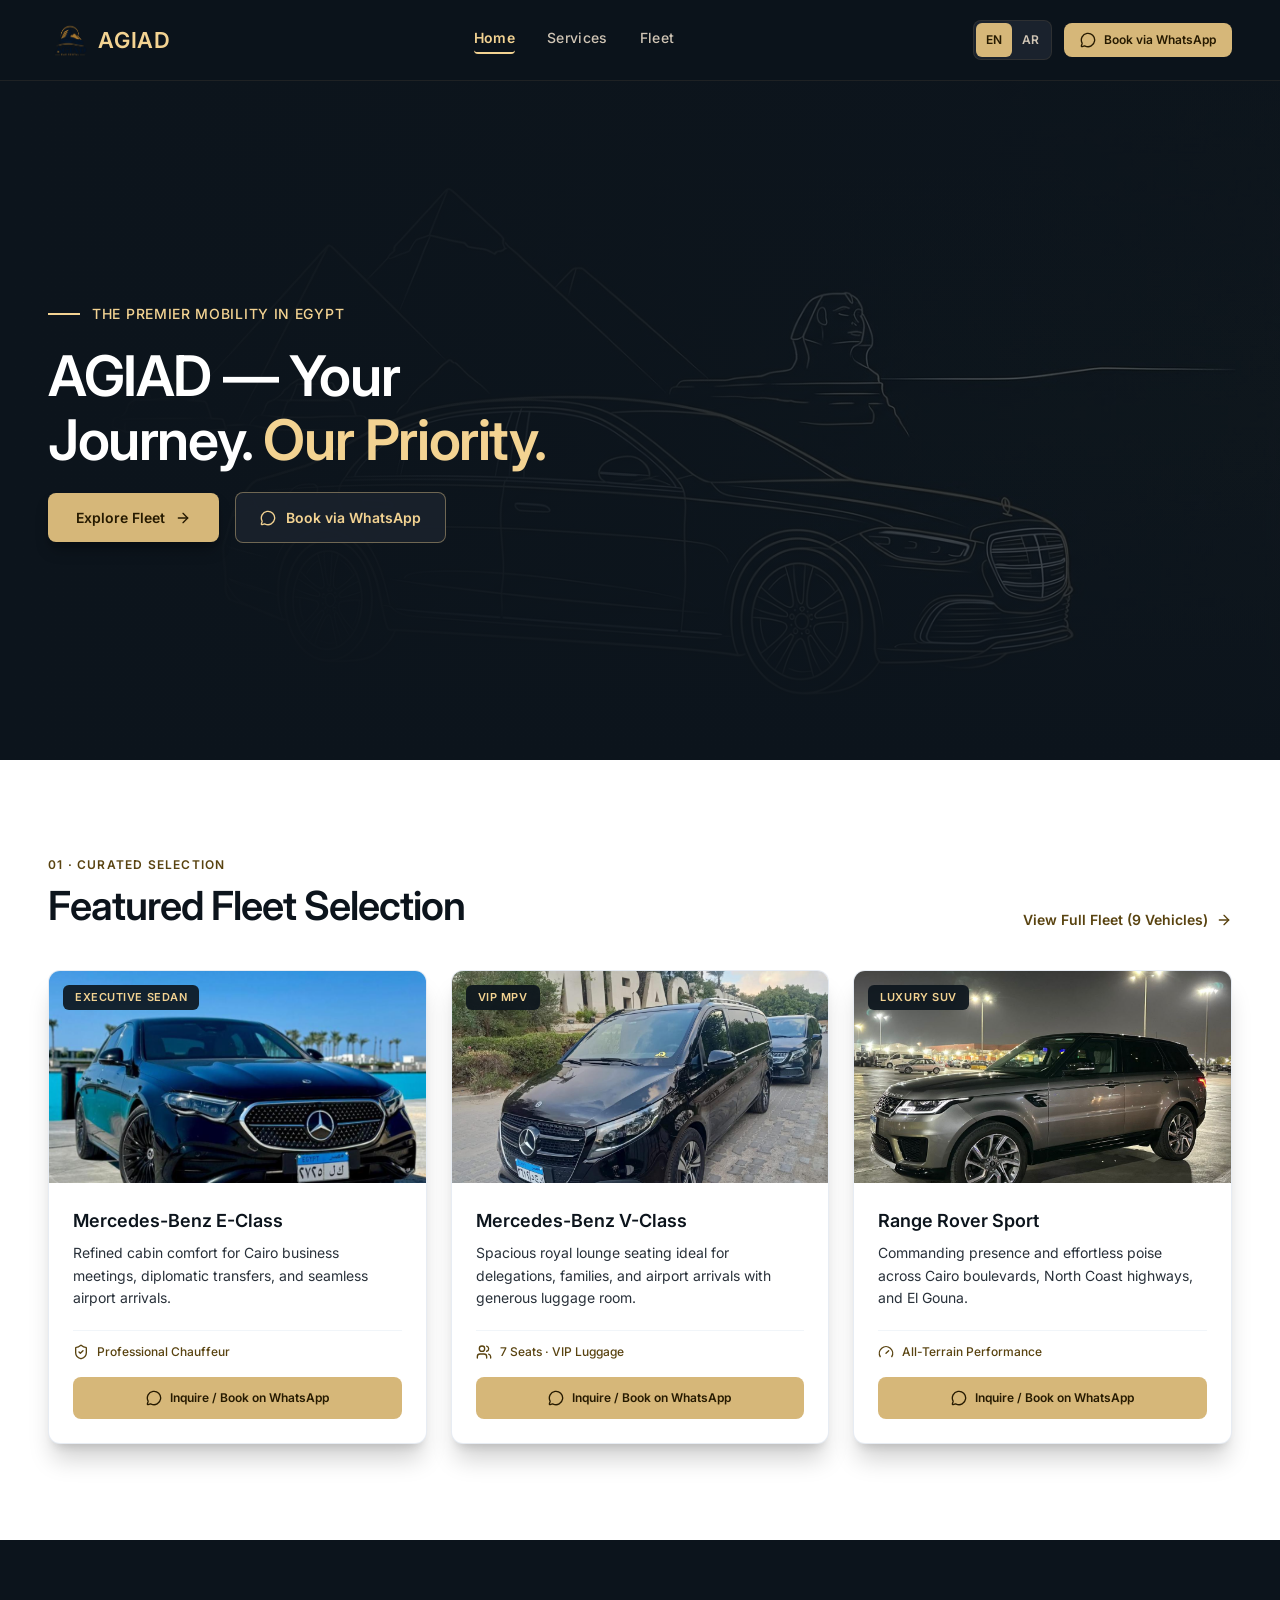
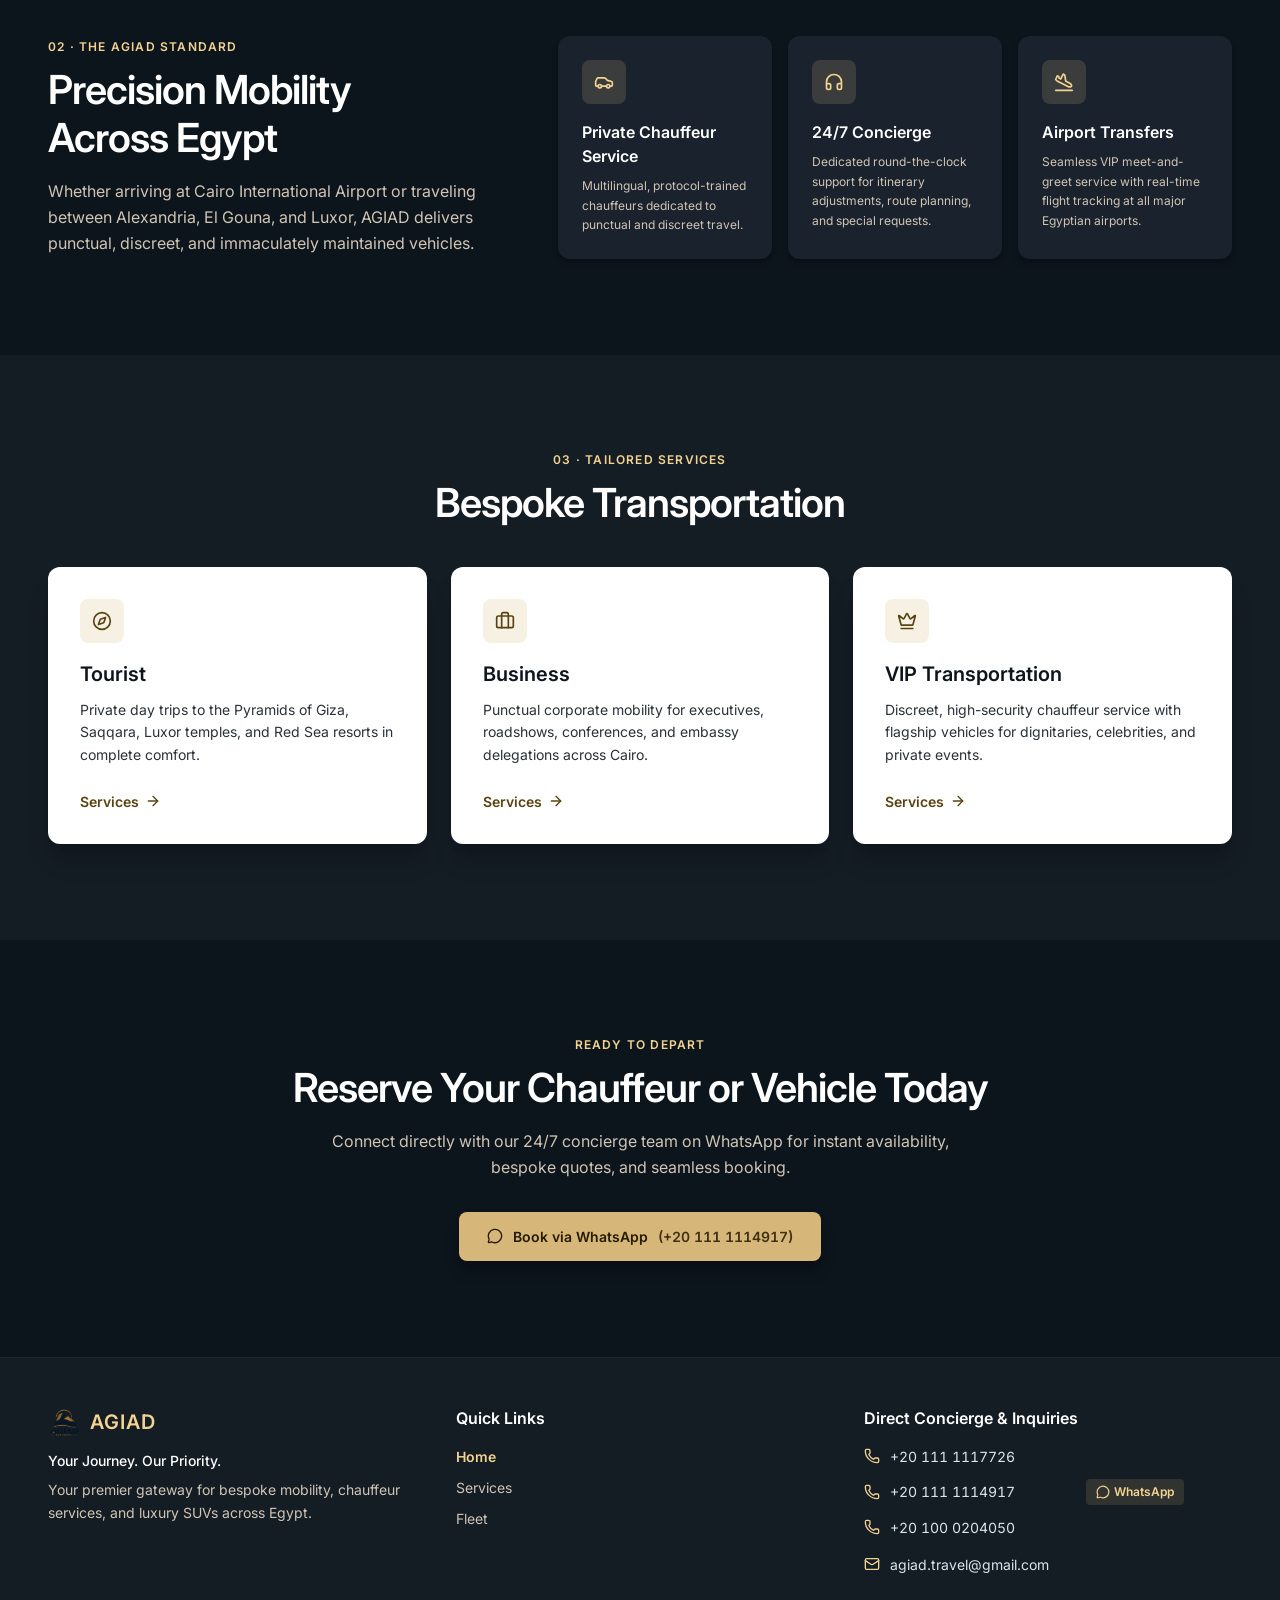
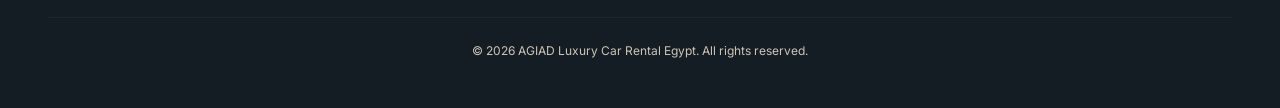
<file: index.html>
<!doctype html>
<html class="dark" lang="ar" dir="rtl" data-base-path="." data-page-lang="auto">
  <head>
    <script async src="https://www.googletagmanager.com/gtm.js?id=GTM-WKQLFVX2"></script>
<script>
  window.dataLayer = window.dataLayer || [];
  function gtag(){dataLayer.push(arguments);}
  gtag('js', new Date());
</script>
<meta name="google-site-verification" content="6ZJHGwRGX3tgkctThu-w63CoNY9950oQELQC1jk3Tug" />
    <meta charset="UTF-8" />
    <meta name="viewport" content="width=device-width, initial-scale=1.0, viewport-fit=cover" />
    <title>AGIAD Luxury Car Rental | Your Journey. Our Priority.</title>
    <meta
      name="description"
      content="AGIAD Luxury Car Rental in Egypt — Chauffeur-driven luxury sedans, VIP vans, and SUVs across Cairo, Giza, Alexandria, and Red Sea resorts."
    />
    <meta property="og:title" content="AGIAD Luxury Car Rental | Your Journey. Our Priority." />
    <meta
      property="og:description"
      content="AGIAD Luxury Car Rental in Egypt — Chauffeur-driven luxury sedans, VIP vans, and SUVs across Cairo, Giza, Alexandria, and Red Sea resorts."
    />
    <meta property="og:site_name" content="AGIAD Luxury Car Rental" />
    <meta property="og:type" content="website" />
    <meta name="twitter:card" content="summary_large_image" />
    <meta name="theme-color" content="#0c141c" />
    <link rel="icon" href="favicon.ico" />
    <link rel="alternate" hreflang="ar" href="ar/index.html" />
    <link rel="alternate" hreflang="en" href="en/index.html" />
    <link rel="alternate" hreflang="x-default" href="index.html" />
    <link rel="preconnect" href="https://fonts.googleapis.com" />
    <link rel="preconnect" href="https://fonts.gstatic.com" crossorigin />
    <link
      href="https://fonts.googleapis.com/css2?family=Alexandria:wght@300;400;500;600;700&family=Inter:wght@400;500;600;700&display=swap"
      rel="stylesheet"
    />
    <link rel="stylesheet" href="css/style.css" />
    <link rel="stylesheet" href="css/responsive.css" />
    <script src="js/language.js"></script>
    <script defer src="js/data.js"></script>
    <script defer src="js/main.js"></script>
  </head>
  <body>
    <div id="app">
      <noscript>
        <main class="container">
          <h1>AGIAD Luxury Car Rental | أجياد لتأجير السيارات الفاخرة</h1>
          <p>Please enable JavaScript or visit our <a href="ar/index.html">Arabic</a> / <a href="en/index.html">English</a> pages.</p>
          <p><a href="https://wa.me/201111114917">WhatsApp: +20 111 1114917</a></p>
        </main>
      </noscript>
    </div>
  </body>
</html>
</file>
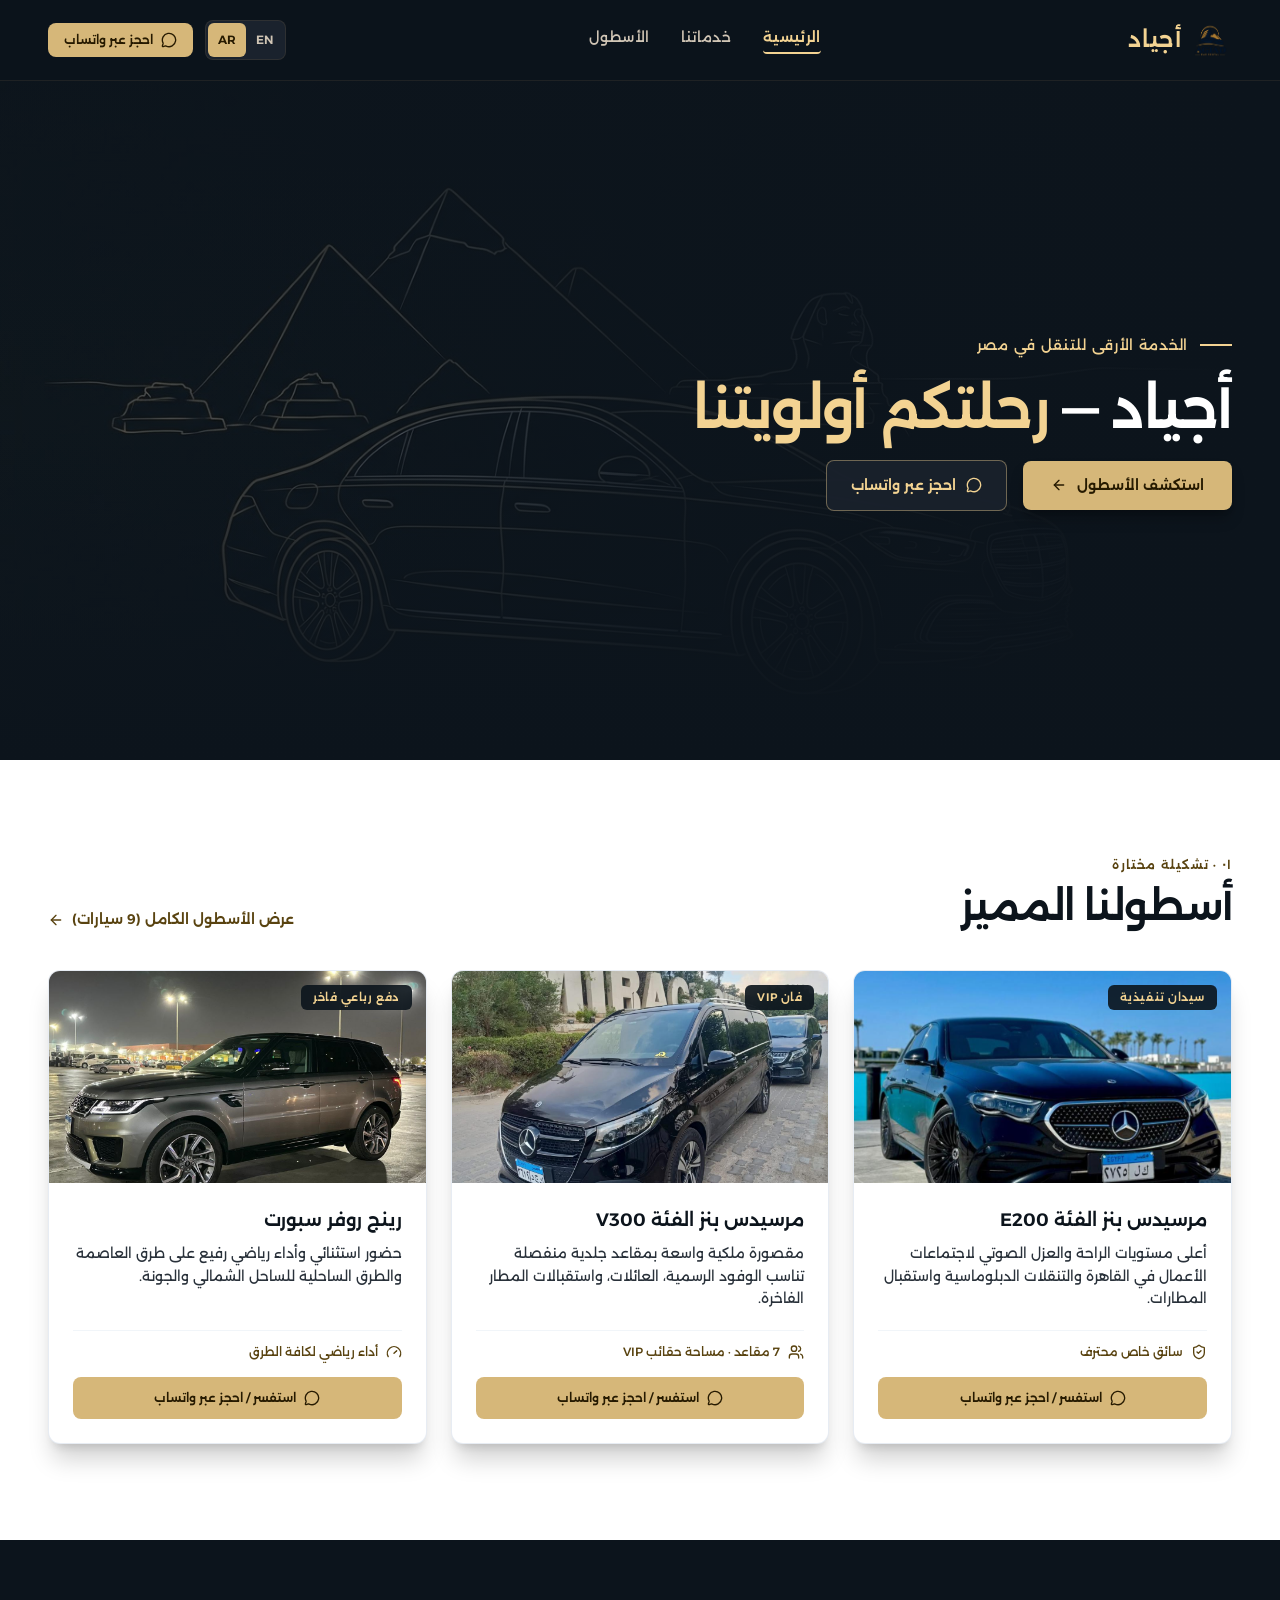
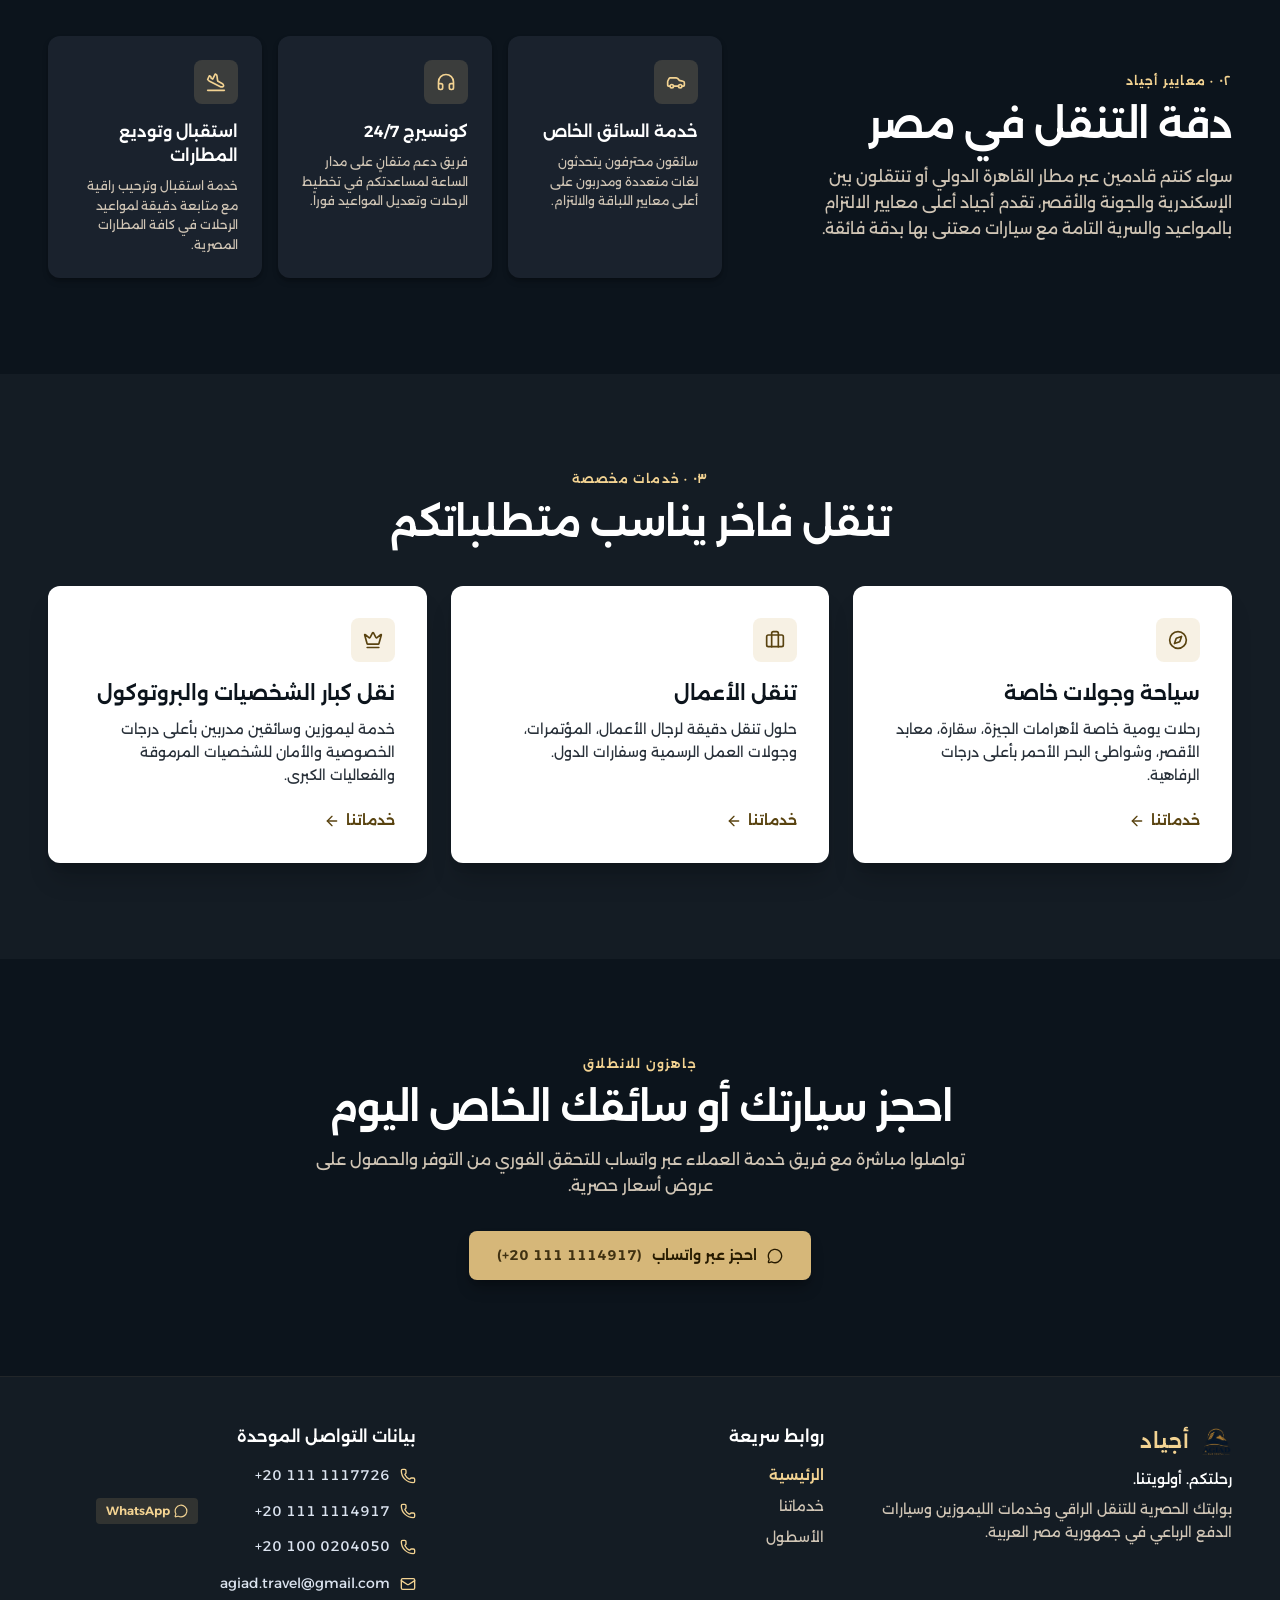
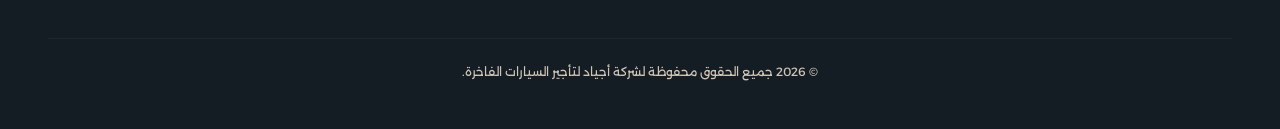
<file: ar/index.html>
<!doctype html>
<html class="dark" lang="ar" dir="rtl" data-base-path=".." data-page-lang="ar">
  <head>
    <script async src="https://www.googletagmanager.com/gtm.js?id=GTM-WKQLFVX2"></script>
<script>
  window.dataLayer = window.dataLayer || [];
  function gtag(){dataLayer.push(arguments);}
  gtag('js', new Date());
</script>
    <meta charset="UTF-8" />
    <meta name="viewport" content="width=device-width, initial-scale=1.0, viewport-fit=cover" />
    <title>أجياد لتأجير السيارات الفاخرة | رحلتكم أولويتنا</title>
    <meta
      name="description"
      content="أجياد لتأجير السيارات الفاخرة في مصر — سيارات فاخرة بسائق خاص في القاهرة والجيزة والإسكندرية ومنتجعات البحر الأحمر."
    />
    <meta property="og:title" content="أجياد لتأجير السيارات الفاخرة | رحلتكم أولويتنا" />
    <meta
      property="og:description"
      content="سيارات فاخرة بسائق خاص وفانات VIP وسيارات دفع رباعي في القاهرة والإسكندرية ومنتجعات البحر الأحمر."
    />
    <meta property="og:site_name" content="أجياد لتأجير السيارات الفاخرة" />
    <meta property="og:type" content="website" />
    <meta name="twitter:card" content="summary_large_image" />
    <meta name="theme-color" content="#0c141c" />
    <link rel="icon" href="../favicon.ico" />
    <link rel="alternate" hreflang="ar" href="index.html" />
    <link rel="alternate" hreflang="en" href="../en/index.html" />
    <link rel="preconnect" href="https://fonts.googleapis.com" />
    <link rel="preconnect" href="https://fonts.gstatic.com" crossorigin />
    <link
      href="https://fonts.googleapis.com/css2?family=Alexandria:wght@300;400;500;600;700&family=Inter:wght@400;500;600;700&display=swap"
      rel="stylesheet"
    />
    <link rel="stylesheet" href="../css/style.css" />
    <link rel="stylesheet" href="../css/responsive.css" />
    <script src="../js/language.js"></script>
    <script defer src="../js/data.js"></script>
    <script defer src="../js/main.js"></script>
  </head>
  <body>
    <div id="app">
      <noscript>
        <main class="container">
          <h1>أجياد لتأجير السيارات الفاخرة | رحلتكم. أولويتنا.</h1>
          <p>يرجى تفعيل JavaScript لتصفح الأسطول والخدمات.</p>
          <p><a href="https://wa.me/201111114917">واتساب: +20 111 1114917</a></p>
        </main>
      </noscript>
    </div>
  </body>
</html>
</file>
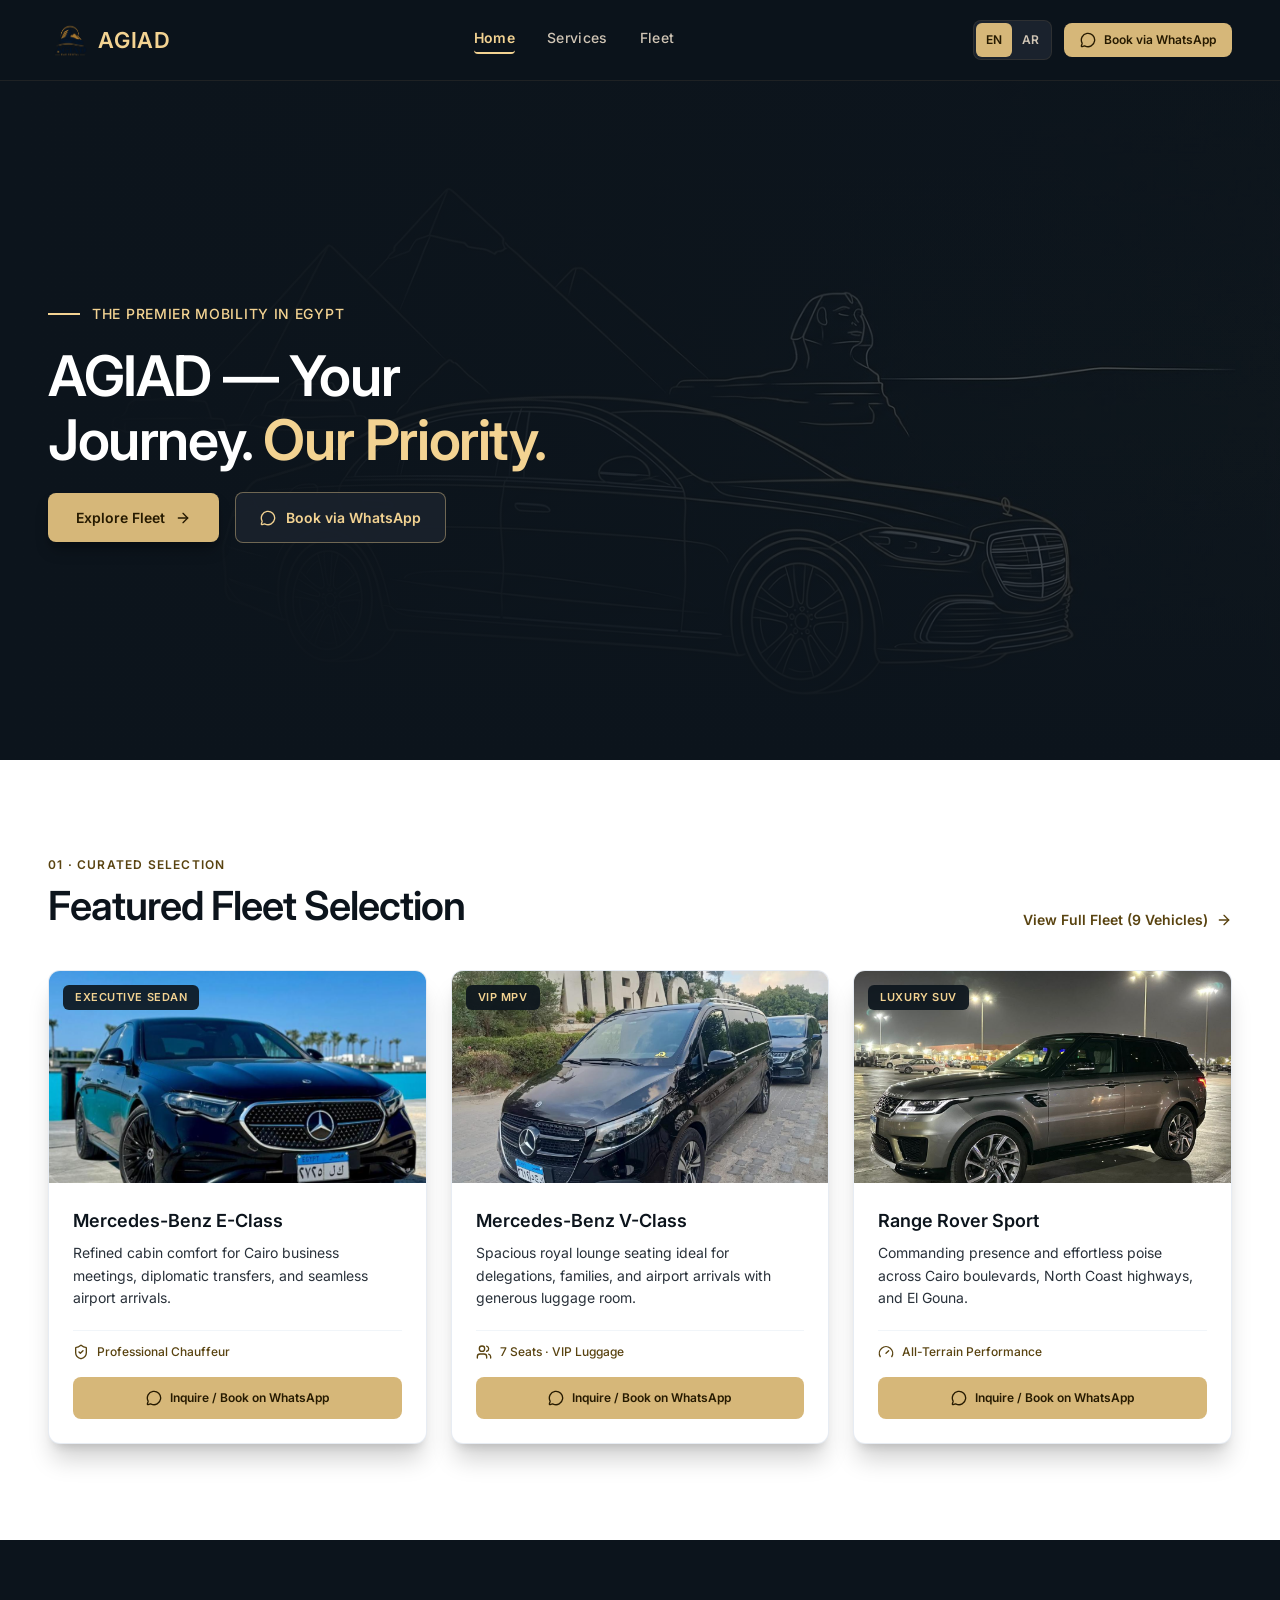
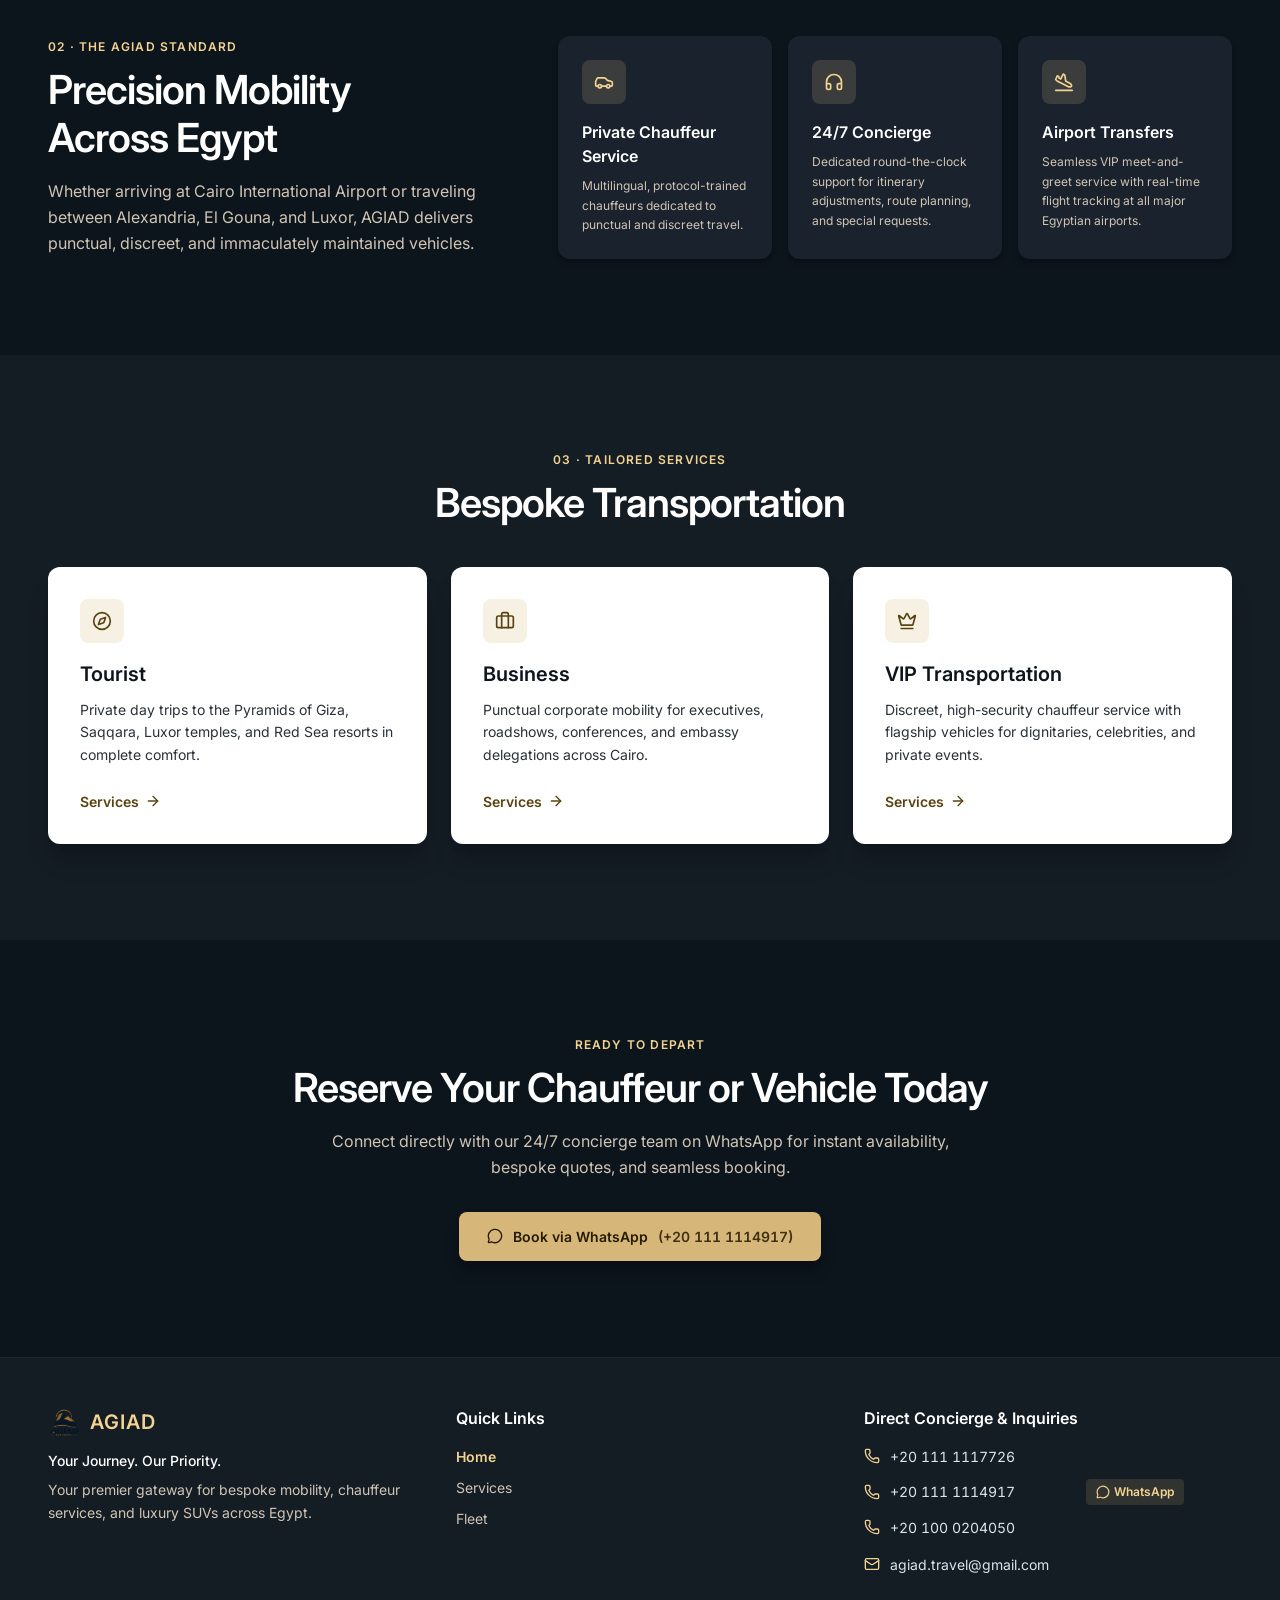
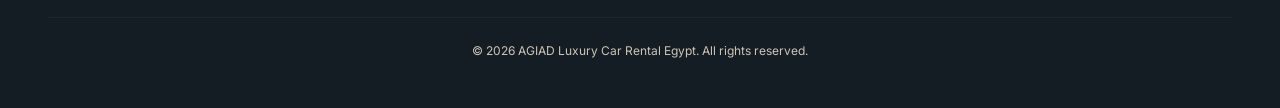
<file: en/index.html>
<!doctype html>
<html class="dark" lang="en" dir="ltr" data-base-path=".." data-page-lang="en">
  <head>
    <script async src="https://www.googletagmanager.com/gtm.js?id=GTM-WKQLFVX2"></script>
<script>
  window.dataLayer = window.dataLayer || [];
  function gtag(){dataLayer.push(arguments);}
  gtag('js', new Date());
</script>
    <meta charset="UTF-8" />
    <meta name="viewport" content="width=device-width, initial-scale=1.0, viewport-fit=cover" />
    <title>AGIAD Luxury Car Rental | Your Journey. Our Priority.</title>
    <meta
      name="description"
      content="AGIAD Luxury Car Rental in Egypt — Chauffeur-driven luxury sedans, VIP vans, and SUVs across Cairo, Giza, Alexandria, and Red Sea resorts."
    />
    <meta property="og:title" content="AGIAD Luxury Car Rental | Your Journey. Our Priority." />
    <meta
      property="og:description"
      content="Premier chauffeur-driven luxury mobility across Egypt."
    />
    <meta property="og:site_name" content="AGIAD Luxury Car Rental" />
    <meta property="og:type" content="website" />
    <meta name="twitter:card" content="summary_large_image" />
    <meta name="theme-color" content="#0c141c" />
    <link rel="icon" href="../favicon.ico" />
    <link rel="alternate" hreflang="ar" href="../ar/index.html" />
    <link rel="alternate" hreflang="en" href="index.html" />
    <link rel="preconnect" href="https://fonts.googleapis.com" />
    <link rel="preconnect" href="https://fonts.gstatic.com" crossorigin />
    <link
      href="https://fonts.googleapis.com/css2?family=Alexandria:wght@300;400;500;600;700&family=Inter:wght@400;500;600;700&display=swap"
      rel="stylesheet"
    />
    <link rel="stylesheet" href="../css/style.css" />
    <link rel="stylesheet" href="../css/responsive.css" />
    <script src="../js/language.js"></script>
    <script defer src="../js/data.js"></script>
    <script defer src="../js/main.js"></script>
  </head>
  <body>
    <div id="app">
      <noscript>
        <main class="container">
          <h1>AGIAD Luxury Car Rental | Your Journey. Our Priority.</h1>
          <p>Please enable JavaScript to explore our fleet and services.</p>
          <p><a href="https://wa.me/201111114917">WhatsApp: +20 111 1114917</a></p>
        </main>
      </noscript>
    </div>
  </body>
</html>
</file>
<file: css/style.css>
:root {
  --color-surface: #0c141c;
  --color-background: #0c141c;
  --color-surface-container-lowest: #070f17;
  --color-surface-container-low: #141c24;
  --color-surface-container: #182029;
  --color-obsidian-surface: #1a222d;
  --color-surface-container-high: #232b33;
  --color-surface-container-highest: #2e363e;
  --color-surface-bright: #323a43;

  --color-primary: #f3d392;
  --color-primary-container: #d6b779;
  --color-primary-fixed: #ffdf9f;
  --color-primary-fixed-dim: #e2c383;
  --color-on-primary: #402d00;
  --color-on-primary-fixed: #261a00;
  --color-on-primary-container: #402d00;
  --color-on-primary-fixed-variant: #594310;

  --color-secondary: #d6c4a6;
  --color-secondary-container: #534830;
  --color-secondary-fixed: #f3e0c1;

  --color-on-surface: #dbe3ef;
  --color-on-surface-variant: #d0c5b5;
  --color-inverse-on-surface: #29313a;
  --color-pure-white: #ffffff;
  --color-slate-100: #f1f5f9;
  --color-slate-200: #e2e8f0;
  --color-outline: #998f81;
  --color-outline-variant: #4d463a;

  --font-en: "Inter", system-ui, -apple-system, sans-serif;
  --font-ar: "Alexandria", system-ui, -apple-system, sans-serif;

  --radius-sm: 0.25rem;
  --radius-md: 0.375rem;
  --radius-lg: 0.5rem;
  --radius-xl: 0.75rem;
  --radius-full: 9999px;

  --shadow-md: 0 4px 6px -1px rgba(0, 0, 0, 0.25), 0 2px 4px -2px rgba(0, 0, 0, 0.2);
  --shadow-lg: 0 10px 15px -3px rgba(0, 0, 0, 0.3), 0 4px 6px -4px rgba(0, 0, 0, 0.2);
  --shadow-xl: 0 20px 25px -5px rgba(0, 0, 0, 0.18), 0 8px 10px -6px rgba(0, 0, 0, 0.14);
  --shadow-2xl: 0 25px 50px -12px rgba(0, 0, 0, 0.45);
  --transition-fast: 150ms cubic-bezier(0.4, 0, 0.2, 1);
  --transition-base: 220ms cubic-bezier(0.4, 0, 0.2, 1);
  --transition-slow: 500ms cubic-bezier(0.4, 0, 0.2, 1);
}

*,
*::before,
*::after {
  box-sizing: border-box;
  margin: 0;
  padding: 0;
  border: 0 solid transparent;
}

html,
body {
  background-color: var(--color-surface);
  color: var(--color-on-surface);
  overscroll-behavior: none;
  line-height: 1.5;
  -webkit-text-size-adjust: 100%;
  -webkit-font-smoothing: antialiased;
  -moz-osx-font-smoothing: grayscale;
}

html[lang="en"] body {
  font-family: var(--font-en);
}

html[lang="ar"] body {
  font-family: var(--font-ar);
}

img,
svg {
  display: block;
  max-width: 100%;
}

button,
input {
  font: inherit;
  color: inherit;
  background: transparent;
}

button {
  cursor: pointer;
}

a {
  color: inherit;
  text-decoration: none;
}

ul,
ol {
  list-style: none;
}

::selection {
  background-color: var(--color-primary-container);
  color: var(--color-on-primary-fixed);
}

button:focus-visible,
a:focus-visible,
input:focus-visible {
  outline: 2px solid var(--color-primary);
  outline-offset: 2px;
}

.pt-safe {
  padding-top: env(safe-area-inset-top, 0px);
}

.pb-safe {
  padding-bottom: env(safe-area-inset-bottom, 0px);
}

.tabular-nums {
  font-variant-numeric: tabular-nums;
}

.sr-only {
  position: absolute;
  width: 1px;
  height: 1px;
  padding: 0;
  margin: -1px;
  overflow: hidden;
  clip: rect(0, 0, 0, 0);
  white-space: nowrap;
  border: 0;
}

.site-shell {
  min-height: 100vh;
  display: flex;
  flex-direction: column;
  background-color: var(--color-surface);
  color: var(--color-on-surface);
}

.main-content {
  flex: 1 1 auto;
  width: 100%;
  padding-top: 3.5rem;
  background-color: var(--color-surface);
}

.container {
  width: 100%;
  max-width: 80rem;
  margin-inline: auto;
  padding-inline: 1.5rem;
}

/* Header */
.site-header {
  position: fixed;
  top: 0;
  inset-inline: 0;
  z-index: 50;
  background-color: rgba(12, 20, 28, 0.95);
  backdrop-filter: blur(24px);
  -webkit-backdrop-filter: blur(24px);
  border-bottom: 1px solid rgba(77, 70, 58, 0.3);
}

.header-inner {
  height: 3.5rem;
  max-width: 80rem;
  margin-inline: auto;
  padding-inline: 1rem;
  display: flex;
  align-items: center;
  justify-content: space-between;
  gap: 1rem;
}

.brand-btn {
  display: inline-flex;
  align-items: center;
  gap: 0.625rem;
  color: var(--color-primary);
  font-weight: 600;
  letter-spacing: 0.05em;
  text-transform: uppercase;
  white-space: nowrap;
  flex-shrink: 0;
  border-radius: var(--radius-md);
  padding: 0.25rem;
}

.brand-logo {
  height: 2rem;
  width: auto;
  object-fit: contain;
  border-radius: var(--radius-sm);
}

.brand-name {
  font-size: 1.125rem;
  line-height: 1;
  font-weight: 600;
}

.desktop-nav {
  display: none;
  align-items: center;
  gap: 2rem;
}

.nav-link {
  font-size: 0.875rem;
  letter-spacing: 0.025em;
  white-space: nowrap;
  flex-shrink: 0;
  padding-bottom: 0.25rem;
  border-bottom: 2px solid transparent;
  color: var(--color-on-surface-variant);
  font-weight: 500;
  border-radius: var(--radius-sm);
  transition: color var(--transition-fast), border-color var(--transition-fast);
}

.nav-link:hover {
  color: var(--color-pure-white);
}

.nav-link.is-active {
  color: var(--color-primary);
  font-weight: 600;
  border-bottom-color: var(--color-primary);
}

.header-actions {
  display: flex;
  align-items: center;
  gap: 0.5rem;
  flex-shrink: 0;
}

.lang-switcher {
  display: inline-flex;
  align-items: center;
  border-radius: var(--radius-lg);
  background-color: var(--color-obsidian-surface);
  padding: 0.125rem;
  border: 1px solid rgba(77, 70, 58, 0.4);
}

.lang-btn {
  min-height: 36px;
  padding-inline: 0.625rem;
  border-radius: var(--radius-md);
  font-size: 0.75rem;
  font-weight: 600;
  white-space: nowrap;
  flex-shrink: 0;
  color: var(--color-on-surface-variant);
  transition: background-color var(--transition-fast), color var(--transition-fast);
}

.lang-btn:hover {
  color: var(--color-pure-white);
}

.lang-btn.is-active {
  background-color: var(--color-primary-container);
  color: var(--color-on-primary-fixed);
}

.btn-header-whatsapp {
  display: none;
  align-items: center;
  gap: 0.5rem;
  padding: 0.5rem 1rem;
  border-radius: var(--radius-lg);
  background-color: var(--color-primary-container);
  color: var(--color-on-primary-fixed);
  font-size: 0.75rem;
  font-weight: 600;
  white-space: nowrap;
  flex-shrink: 0;
  transition: background-color var(--transition-fast);
}

.btn-header-whatsapp:hover {
  background-color: var(--color-primary);
}

.mobile-menu-btn {
  min-height: 44px;
  min-width: 44px;
  display: flex;
  align-items: center;
  justify-content: center;
  color: var(--color-on-surface);
  border-radius: var(--radius-lg);
  transition: color var(--transition-fast);
}

.mobile-menu-btn:hover {
  color: var(--color-primary);
}

/* Mobile Drawer */
.mobile-drawer {
  background-color: var(--color-surface-container-low);
  border-top: 1px solid rgba(77, 70, 58, 0.3);
  padding: 1.25rem 1rem;
  box-shadow: var(--shadow-2xl);
}

.mobile-drawer[hidden] {
  display: none;
}

.mobile-drawer-links {
  display: flex;
  flex-direction: column;
  gap: 0.5rem;
  margin-bottom: 1.25rem;
}

.mobile-drawer-link {
  width: 100%;
  text-align: start;
  padding: 0.75rem 1rem;
  border-radius: var(--radius-lg);
  font-size: 0.875rem;
  font-weight: 600;
  color: var(--color-on-surface);
  transition: background-color var(--transition-fast), color var(--transition-fast);
}

.mobile-drawer-link:hover {
  background-color: var(--color-obsidian-surface);
}

.mobile-drawer-link.is-active {
  background-color: rgba(214, 183, 121, 0.15);
  color: var(--color-primary);
}

.mobile-contact-block {
  border-top: 1px solid rgba(77, 70, 58, 0.3);
  padding-top: 1rem;
}

.mobile-contact-heading {
  display: flex;
  align-items: center;
  gap: 0.5rem;
  font-size: 0.75rem;
  font-weight: 600;
  color: var(--color-primary);
  text-transform: uppercase;
  letter-spacing: 0.05em;
  margin-bottom: 0.75rem;
}

.mobile-contact-list {
  display: flex;
  flex-direction: column;
  gap: 0.5rem;
}

.mobile-whatsapp-btn {
  width: 100%;
  min-height: 44px;
  padding: 0.625rem 1rem;
  display: flex;
  align-items: center;
  justify-content: center;
  gap: 0.5rem;
  border-radius: var(--radius-lg);
  background-color: var(--color-primary-container);
  color: var(--color-on-primary-fixed);
  font-size: 0.75rem;
  font-weight: 600;
  margin-bottom: 0.25rem;
  transition: background-color var(--transition-fast);
}

.mobile-whatsapp-btn:hover {
  background-color: var(--color-primary);
}

.mobile-phone-card {
  display: flex;
  align-items: center;
  justify-content: space-between;
  gap: 0.75rem;
  background-color: var(--color-obsidian-surface);
  border-radius: var(--radius-lg);
  padding: 0.5rem 0.75rem;
}

.mobile-phone-meta {
  display: flex;
  flex-direction: column;
}

.mobile-phone-label {
  font-size: 0.75rem;
  color: var(--color-on-surface-variant);
}

.mobile-phone-number {
  font-size: 0.875rem;
  font-weight: 600;
  color: var(--color-pure-white);
}

.mobile-call-btn {
  min-height: 40px;
  min-width: 40px;
  display: flex;
  align-items: center;
  justify-content: center;
  border-radius: var(--radius-lg);
  background-color: var(--color-surface-container-high);
  color: var(--color-on-surface);
  transition: color var(--transition-fast);
}

.mobile-call-btn:hover {
  color: var(--color-primary);
}

/* Mobile Bottom Nav */
.mobile-bottom-nav {
  position: fixed;
  bottom: 0;
  inset-inline: 0;
  z-index: 50;
  background-color: rgba(20, 28, 36, 0.95);
  backdrop-filter: blur(24px);
  -webkit-backdrop-filter: blur(24px);
  border-top: 1px solid rgba(77, 70, 58, 0.3);
  box-shadow: 0 -2px 12px rgba(0, 0, 0, 0.45);
}

.mobile-bottom-inner {
  display: flex;
  justify-content: space-around;
  align-items: center;
  height: 4rem;
  padding-inline: 1rem;
  max-width: 32rem;
  margin-inline: auto;
}

.mobile-bottom-btn {
  display: flex;
  flex-direction: column;
  align-items: center;
  justify-content: center;
  gap: 0.25rem;
  min-width: 64px;
  min-height: 44px;
  padding-inline: 0.5rem;
  border-radius: var(--radius-lg);
  color: var(--color-on-surface-variant);
  transition: color var(--transition-fast);
}

.mobile-bottom-btn:hover {
  color: var(--color-pure-white);
}

.mobile-bottom-btn.is-active {
  color: var(--color-primary);
  font-weight: 600;
}

.mobile-bottom-label {
  font-size: 11px;
  line-height: 1;
  letter-spacing: 0.025em;
  white-space: nowrap;
}

/* Icons */
.icon-sm {
  width: 0.875rem;
  height: 0.875rem;
  flex-shrink: 0;
}

.icon-md {
  width: 1rem;
  height: 1rem;
  flex-shrink: 0;
}

.icon-lg {
  width: 1.25rem;
  height: 1.25rem;
  flex-shrink: 0;
}

.icon-xl {
  width: 1.5rem;
  height: 1.5rem;
  flex-shrink: 0;
}

.icon-empty {
  width: 2.5rem;
  height: 2.5rem;
  color: var(--color-primary);
  margin-inline: auto;
  margin-bottom: 0.75rem;
}

/* Shared Buttons */
.btn {
  display: inline-flex;
  align-items: center;
  justify-content: center;
  gap: 0.5rem;
  border-radius: var(--radius-lg);
  font-weight: 600;
  transition: background-color var(--transition-fast), color var(--transition-fast), transform var(--transition-fast), box-shadow var(--transition-fast);
}

.btn-primary {
  background-color: var(--color-primary-container);
  color: var(--color-on-primary-fixed);
  box-shadow: var(--shadow-lg);
}

.btn-primary:hover {
  background-color: var(--color-primary);
}

.btn-outline-gold {
  background-color: rgba(26, 34, 45, 0.9);
  color: var(--color-primary);
  border: 1px solid rgba(243, 211, 146, 0.4);
}

.btn-outline-gold:hover {
  background-color: var(--color-surface-container-high);
}

.btn-hero-primary {
  padding: 0.875rem 1.75rem;
  font-size: 0.875rem;
  gap: 0.625rem;
}

.btn-hero-secondary {
  padding: 0.875rem 1.5rem;
  font-size: 0.875rem;
  gap: 0.625rem;
}

.btn-card {
  width: 100%;
  padding: 0.75rem 1rem;
  font-size: 0.75rem;
  box-shadow: none;
}

.btn-cta-lg {
  padding: 0.875rem 1.75rem;
  font-size: 0.875rem;
  gap: 0.625rem;
}

.btn-service {
  padding: 0.75rem 1.5rem;
  font-size: 0.875rem;
  box-shadow: 0 1px 2px rgba(0, 0, 0, 0.08);
}

.btn-concierge {
  padding: 0.875rem 1.5rem;
  font-size: 0.75rem;
  box-shadow: none;
}

.btn-phone-suffix {
  opacity: 0.85;
}

/* Hero Section */
.hero {
  position: relative;
  width: 100%;
  min-height: 580px;
  display: flex;
  align-items: center;
  background-color: var(--color-surface);
  overflow: hidden;
}

.hero-bg {
  position: absolute;
  inset: 0;
  background-image: url("../assets/images/hero-bg.jpg");
  background-size: cover;
  background-position: center;
  background-repeat: no-repeat;
  opacity: 0.8;
}

.hero-overlay-dir {
  position: absolute;
  inset: 0;
  background: linear-gradient(
    to right,
    var(--color-surface),
    rgba(12, 20, 28, 0.88),
    rgba(12, 20, 28, 0.35)
  );
}

[dir="rtl"] .hero-overlay-dir {
  background: linear-gradient(
    to left,
    var(--color-surface),
    rgba(12, 20, 28, 0.88),
    rgba(12, 20, 28, 0.35)
  );
}

.hero-overlay-vert {
  position: absolute;
  inset: 0;
  background: linear-gradient(
    to top,
    var(--color-surface),
    transparent,
    rgba(12, 20, 28, 0.65)
  );
}

.hero-content {
  position: relative;
  z-index: 10;
  width: 100%;
  padding-block: 4rem;
}

.hero-inner {
  max-width: 42rem;
}

.eyebrow-row {
  display: inline-flex;
  align-items: center;
  gap: 0.75rem;
  margin-bottom: 1.25rem;
}

.eyebrow-line {
  width: 2rem;
  height: 2px;
  background-color: var(--color-primary);
  flex-shrink: 0;
}

.eyebrow-line-subtle {
  width: 2rem;
  height: 1px;
  background-color: rgba(214, 183, 121, 0.6);
  flex-shrink: 0;
}

.eyebrow-text {
  color: var(--color-primary);
  font-size: 0.75rem;
  font-weight: 500;
  letter-spacing: 0.05em;
  text-transform: uppercase;
}

.hero-title {
  font-size: 2.25rem;
  line-height: 1.15;
  font-weight: 600;
  letter-spacing: -0.025em;
  color: var(--color-pure-white);
  margin-bottom: 1.25rem;
  text-wrap: balance;
}

.hero-title-accent {
  color: var(--color-primary);
}

.hero-actions {
  display: flex;
  flex-wrap: wrap;
  align-items: center;
  gap: 1rem;
}

/* Sections */
.section-light {
  width: 100%;
  background-color: var(--color-pure-white);
  color: var(--color-surface);
  padding-block: 4rem;
}

.section-dark {
  width: 100%;
  background-color: var(--color-surface);
  color: var(--color-on-surface);
  padding-block: 4rem;
}

.section-low {
  width: 100%;
  background-color: var(--color-surface-container-low);
  padding-block: 4rem;
}

.section-obsidian {
  width: 100%;
  background-color: var(--color-obsidian-surface);
  padding-block: 3.5rem;
}

.section-header-row {
  display: flex;
  flex-direction: column;
  gap: 1.5rem;
  margin-bottom: 2.5rem;
}

.section-eyebrow-dark {
  display: block;
  font-size: 0.75rem;
  font-weight: 600;
  text-transform: uppercase;
  letter-spacing: 0.1em;
  color: var(--color-on-primary-fixed-variant);
  margin-bottom: 0.5rem;
}

.section-eyebrow-gold {
  display: block;
  font-size: 0.75rem;
  font-weight: 600;
  text-transform: uppercase;
  letter-spacing: 0.1em;
  color: var(--color-primary);
  margin-bottom: 0.625rem;
}

.section-title-dark {
  font-size: 1.875rem;
  line-height: 1.2;
  font-weight: 600;
  letter-spacing: -0.025em;
  color: var(--color-surface);
}

.section-title-light {
  font-size: 1.875rem;
  line-height: 1.2;
  font-weight: 600;
  letter-spacing: -0.025em;
  color: var(--color-pure-white);
  text-wrap: balance;
}

.section-link-btn {
  display: inline-flex;
  align-items: center;
  gap: 0.5rem;
  align-self: flex-start;
  font-size: 0.875rem;
  font-weight: 600;
  color: var(--color-on-primary-fixed-variant);
  transition: color var(--transition-fast);
}

.section-link-btn:hover {
  color: var(--color-surface);
}

/* Featured Vehicle Cards (Light) */
.fleet-grid-3 {
  display: grid;
  grid-template-columns: 1fr;
  gap: 1.5rem;
}

.vehicle-card-light {
  background-color: var(--color-pure-white);
  border-radius: var(--radius-xl);
  overflow: hidden;
  box-shadow: var(--shadow-xl);
  border: 1px solid rgba(226, 232, 240, 0.8);
  display: flex;
  flex-direction: column;
  transition: transform var(--transition-base);
}

.vehicle-card-light:hover {
  transform: translateY(-4px);
}

.vehicle-media {
  position: relative;
  aspect-ratio: 16 / 9;
  width: 100%;
  overflow: hidden;
  background-color: var(--color-surface-container);
}

.vehicle-img {
  width: 100%;
  height: 100%;
  object-fit: cover;
  transition: transform var(--transition-slow);
}

.vehicle-card-light:hover .vehicle-img,
.vehicle-card-dark:hover .vehicle-img,
.service-pillar-card:hover .vehicle-img {
  transform: scale(1.05);
}

.vehicle-img-fallback {
  width: 100%;
  height: 100%;
  display: flex;
  flex-direction: column;
  align-items: center;
  justify-content: center;
  background: linear-gradient(
    to bottom right,
    var(--color-surface-container-lowest),
    var(--color-obsidian-surface),
    var(--color-surface-container-high)
  );
  color: rgba(243, 211, 146, 0.7);
  padding: 1rem;
  text-align: center;
}

.vehicle-img-fallback-icon {
  width: 2.5rem;
  height: 2.5rem;
  margin-bottom: 0.5rem;
  color: rgba(243, 211, 146, 0.6);
}

.vehicle-img-fallback-label {
  font-size: 0.75rem;
  font-weight: 500;
  color: var(--color-on-surface-variant);
}

.vehicle-badge-top {
  position: absolute;
  top: 0.875rem;
  left: 0.875rem;
  background-color: rgba(12, 20, 28, 0.9);
  backdrop-filter: blur(8px);
  -webkit-backdrop-filter: blur(8px);
  color: var(--color-primary);
  padding: 0.25rem 0.75rem;
  border-radius: var(--radius-md);
  font-size: 11px;
  font-weight: 600;
  text-transform: uppercase;
  letter-spacing: 0.05em;
}

[dir="rtl"] .vehicle-badge-top {
  left: auto;
  right: 0.875rem;
}

.vehicle-body {
  padding: 1.5rem;
  display: flex;
  flex-direction: column;
  flex: 1 1 auto;
  justify-content: space-between;
  gap: 1.25rem;
}

.vehicle-title-dark {
  font-size: 1.125rem;
  font-weight: 600;
  color: var(--color-surface);
  margin-bottom: 0.5rem;
}

.vehicle-desc-dark {
  font-size: 0.875rem;
  color: var(--color-inverse-on-surface);
  line-height: 1.625;
}

.vehicle-card-footer {
  display: flex;
  flex-direction: column;
  gap: 1rem;
  padding-top: 0.75rem;
  border-top: 1px solid var(--color-slate-100);
}

.vehicle-spec {
  display: flex;
  align-items: center;
  gap: 0.5rem;
  font-size: 0.75rem;
  font-weight: 500;
  color: var(--color-on-primary-fixed-variant);
}

/* Standard Section */
.standard-grid {
  display: grid;
  grid-template-columns: 1fr;
  gap: 2.5rem;
  align-items: center;
}

.standard-body {
  font-size: 1rem;
  color: var(--color-on-surface-variant);
  line-height: 1.625;
  margin-top: 1rem;
}

.standard-cards-grid {
  display: grid;
  grid-template-columns: 1fr;
  gap: 1rem;
}

.standard-card {
  background-color: var(--color-obsidian-surface);
  padding: 1.5rem;
  border-radius: var(--radius-xl);
  box-shadow: var(--shadow-md);
  display: flex;
  flex-direction: column;
}

.standard-icon-box {
  width: 2.75rem;
  height: 2.75rem;
  border-radius: var(--radius-lg);
  background-color: rgba(243, 211, 146, 0.15);
  color: var(--color-primary);
  display: flex;
  align-items: center;
  justify-content: center;
  margin-bottom: 1rem;
}

.standard-card-title {
  font-size: 1rem;
  font-weight: 600;
  color: var(--color-pure-white);
  margin-bottom: 0.5rem;
}

.standard-card-desc {
  font-size: 0.75rem;
  color: var(--color-on-surface-variant);
  line-height: 1.625;
}

/* Home Tailored Services Overview */
.services-overview-head {
  text-align: center;
  max-width: 42rem;
  margin-inline: auto;
  margin-bottom: 2.5rem;
}

.services-overview-grid {
  display: grid;
  grid-template-columns: 1fr;
  gap: 1.5rem;
}

.service-overview-card {
  background-color: var(--color-pure-white);
  color: var(--color-surface);
  padding: 2rem;
  border-radius: var(--radius-xl);
  box-shadow: var(--shadow-xl);
  display: flex;
  flex-direction: column;
  justify-content: space-between;
  gap: 1.5rem;
}

.service-overview-icon {
  width: 2.75rem;
  height: 2.75rem;
  border-radius: var(--radius-lg);
  background-color: rgba(214, 183, 121, 0.2);
  color: var(--color-on-primary-fixed-variant);
  display: flex;
  align-items: center;
  justify-content: center;
  margin-bottom: 1rem;
}

.service-overview-title {
  font-size: 1.25rem;
  font-weight: 600;
  color: var(--color-surface);
  margin-bottom: 0.625rem;
}

.service-overview-desc {
  font-size: 0.875rem;
  color: var(--color-inverse-on-surface);
  line-height: 1.625;
}

.service-overview-btn {
  display: inline-flex;
  align-items: center;
  gap: 0.375rem;
  font-size: 0.875rem;
  font-weight: 600;
  color: var(--color-on-primary-fixed-variant);
  align-self: flex-start;
  transition: color var(--transition-fast);
}

.service-overview-btn:hover {
  color: var(--color-surface);
}

/* Home Ready to Depart CTA */
.cta-centered {
  max-width: 64rem;
  margin-inline: auto;
  padding-inline: 1.5rem;
  text-align: center;
}

.cta-body {
  font-size: 1rem;
  color: var(--color-on-surface-variant);
  max-width: 42rem;
  margin-inline: auto;
  margin-top: 1rem;
  margin-bottom: 2rem;
  line-height: 1.625;
}

.cta-actions {
  display: flex;
  flex-wrap: wrap;
  align-items: center;
  justify-content: center;
  gap: 0.75rem;
}

/* Services Page */
.page-hero {
  position: relative;
  width: 100%;
  background-color: var(--color-surface);
  overflow: hidden;
  padding-block: 3rem;
}

.page-hero-glow {
  position: absolute;
  top: -6rem;
  right: -6rem;
  width: 24rem;
  height: 24rem;
  border-radius: var(--radius-full);
  background-color: rgba(214, 183, 121, 0.1);
  filter: blur(64px);
  pointer-events: none;
}

.page-hero-inner {
  position: relative;
  z-index: 10;
  max-width: 48rem;
  display: flex;
  flex-direction: column;
  gap: 0.75rem;
}

.page-hero-eyebrow-row {
  display: flex;
  align-items: center;
  gap: 0.75rem;
}

.page-hero-eyebrow {
  font-size: 0.75rem;
  font-weight: 600;
  text-transform: uppercase;
  letter-spacing: 0.1em;
  color: var(--color-primary);
}

.page-hero-title {
  font-size: 1.875rem;
  line-height: 1.15;
  font-weight: 600;
  letter-spacing: -0.025em;
  color: var(--color-pure-white);
}

.page-hero-subtitle {
  font-size: 1rem;
  color: var(--color-on-surface-variant);
  line-height: 1.625;
  margin-top: 0.25rem;
}

.services-section-light {
  width: 100%;
  background-color: var(--color-pure-white);
  color: var(--color-surface);
  padding-block: 3.5rem;
}

.services-section-head {
  margin-bottom: 2.5rem;
}

.services-grid-3 {
  display: grid;
  grid-template-columns: 1fr;
  gap: 1.5rem;
}

.service-pillar-card {
  background-color: var(--color-pure-white);
  border-radius: var(--radius-xl);
  box-shadow: var(--shadow-xl);
  overflow: hidden;
  display: flex;
  flex-direction: column;
  justify-content: space-between;
  border: 1px solid rgba(226, 232, 240, 0.8);
  transition: transform var(--transition-base);
}

.service-pillar-card:hover {
  transform: translateY(-4px);
}

.service-pillar-media {
  position: relative;
  height: 14rem;
  width: 100%;
  overflow: hidden;
  background-color: var(--color-surface-container);
}

.service-pillar-gradient {
  position: absolute;
  inset: 0;
  background: linear-gradient(
    to top,
    rgba(12, 20, 28, 0.85),
    rgba(12, 20, 28, 0.25),
    transparent
  );
  pointer-events: none;
}

.service-pillar-tag {
  position: absolute;
  bottom: 1rem;
  left: 1.25rem;
  font-size: 0.75rem;
  font-weight: 600;
  text-transform: uppercase;
  color: var(--color-primary-fixed);
  background-color: rgba(12, 20, 28, 0.85);
  backdrop-filter: blur(8px);
  -webkit-backdrop-filter: blur(8px);
  padding: 0.25rem 0.75rem;
  border-radius: var(--radius-md);
}

[dir="rtl"] .service-pillar-tag {
  left: auto;
  right: 1.25rem;
}

.service-pillar-body {
  padding: 1.5rem;
  display: flex;
  flex-direction: column;
  flex: 1 1 auto;
  justify-content: space-between;
  gap: 1.5rem;
}

.service-pillar-head {
  display: flex;
  align-items: center;
  gap: 1rem;
  margin-bottom: 1rem;
}

.service-pillar-icon {
  width: 3rem;
  height: 3rem;
  border-radius: var(--radius-lg);
  background-color: rgba(214, 183, 121, 0.15);
  display: flex;
  align-items: center;
  justify-content: center;
  color: var(--color-on-primary-fixed-variant);
  flex-shrink: 0;
}

.service-pillar-title {
  font-size: 1.125rem;
  font-weight: 600;
  color: var(--color-surface);
}

.service-pillar-subtitle {
  font-size: 0.75rem;
  font-weight: 500;
  color: var(--color-on-primary-fixed-variant);
}

.service-pillar-desc {
  font-size: 0.875rem;
  color: var(--color-inverse-on-surface);
  line-height: 1.625;
  margin-bottom: 1rem;
}

.service-highlights {
  display: flex;
  flex-direction: column;
  gap: 0.5rem;
}

.service-highlight-item {
  display: flex;
  align-items: flex-start;
  gap: 0.5rem;
  font-size: 0.75rem;
  color: var(--color-surface-container-highest);
}

.service-highlight-icon {
  width: 1rem;
  height: 1rem;
  color: var(--color-on-primary-fixed-variant);
  flex-shrink: 0;
  margin-top: 2px;
}

.royal-head {
  max-width: 42rem;
  margin-bottom: 2.5rem;
}

.royal-title {
  font-size: 1.5rem;
  font-weight: 600;
  color: var(--color-pure-white);
  margin-bottom: 0.5rem;
}

.royal-subtitle {
  font-size: 0.875rem;
  color: var(--color-on-surface-variant);
}

.royal-grid-4 {
  display: grid;
  grid-template-columns: 1fr;
  gap: 1.25rem;
  margin-bottom: 3rem;
}

.royal-card {
  background-color: var(--color-surface-container);
  border-radius: var(--radius-xl);
  padding: 1.5rem;
  display: flex;
  flex-direction: column;
  gap: 0.625rem;
  border: 1px solid rgba(77, 70, 58, 0.2);
}

.royal-icon-box {
  width: 2.5rem;
  height: 2.5rem;
  border-radius: var(--radius-lg);
  background-color: var(--color-surface-container-high);
  display: flex;
  align-items: center;
  justify-content: center;
  color: var(--color-primary);
  margin-bottom: 0.25rem;
}

.royal-card-title {
  font-size: 1rem;
  font-weight: 600;
  color: var(--color-pure-white);
}

.royal-card-highlight {
  font-size: 0.75rem;
  font-weight: 600;
  color: var(--color-primary);
}

.royal-card-desc {
  font-size: 0.75rem;
  color: var(--color-on-surface-variant);
  line-height: 1.625;
}

.cta-card {
  background-color: var(--color-surface);
  border-radius: var(--radius-xl);
  padding: 2rem;
  display: flex;
  flex-direction: column;
  align-items: flex-start;
  justify-content: space-between;
  gap: 1.5rem;
  border: 1px solid rgba(77, 70, 58, 0.3);
  box-shadow: var(--shadow-xl);
}

.cta-card-content {
  max-width: 36rem;
}

.cta-card-title {
  font-size: 1.25rem;
  font-weight: 600;
  color: var(--color-pure-white);
  margin-bottom: 0.5rem;
}

.cta-card-desc {
  font-size: 0.875rem;
  color: var(--color-on-surface-variant);
  line-height: 1.625;
}

/* Fleet Page */
.fleet-header-section {
  position: relative;
  width: 100%;
  background-color: var(--color-surface);
  padding-block: 2.5rem;
  overflow: hidden;
}

.fleet-header-glow {
  position: absolute;
  top: -6rem;
  right: -6rem;
  width: 24rem;
  height: 24rem;
  border-radius: var(--radius-full);
  background-color: rgba(243, 211, 146, 0.05);
  filter: blur(64px);
  pointer-events: none;
}

.fleet-hero-row {
  display: flex;
  flex-direction: column;
  justify-content: space-between;
  gap: 1.5rem;
}

.fleet-intro {
  max-width: 42rem;
}

.fleet-eyebrow-row {
  display: flex;
  align-items: center;
  gap: 0.75rem;
  margin-bottom: 1rem;
}

.fleet-eyebrow-line {
  width: 2rem;
  height: 2px;
  background-color: var(--color-primary-container);
  flex-shrink: 0;
}

.fleet-title {
  font-size: 1.875rem;
  font-weight: 600;
  color: var(--color-pure-white);
  margin-bottom: 0.75rem;
  letter-spacing: -0.025em;
}

.fleet-subtitle {
  font-size: 1rem;
  color: var(--color-on-surface-variant);
  line-height: 1.625;
}

.fleet-count-box {
  display: inline-flex;
  align-items: center;
  gap: 1rem;
  background-color: var(--color-obsidian-surface);
  padding: 1rem 1.5rem;
  border-radius: var(--radius-xl);
  box-shadow: var(--shadow-md);
  align-self: flex-start;
}

.fleet-count-inner {
  display: flex;
  flex-direction: column;
}

.fleet-count-label {
  font-size: 11px;
  font-weight: 500;
  text-transform: uppercase;
  letter-spacing: 0.05em;
  color: var(--color-on-surface-variant);
}

.fleet-count-value {
  font-size: 1.25rem;
  font-weight: 600;
  color: var(--color-primary);
}

.fleet-controls {
  margin-top: 2rem;
  display: flex;
  flex-direction: column;
  justify-content: space-between;
  gap: 1rem;
}

.filter-tabs {
  display: flex;
  flex-wrap: wrap;
  align-items: center;
  gap: 0.375rem;
  background-color: var(--color-obsidian-surface);
  padding: 0.375rem;
  border-radius: var(--radius-xl);
  align-self: flex-start;
}

.filter-tab {
  padding: 0.5rem 1rem;
  border-radius: var(--radius-lg);
  font-size: 0.75rem;
  font-weight: 600;
  white-space: nowrap;
  flex-shrink: 0;
  color: var(--color-on-surface-variant);
  transition: background-color var(--transition-fast), color var(--transition-fast);
}

.filter-tab:hover {
  color: var(--color-pure-white);
  background-color: rgba(35, 43, 51, 0.6);
}

.filter-tab.is-active {
  background-color: var(--color-primary-container);
  color: var(--color-on-primary-fixed);
  box-shadow: 0 1px 2px rgba(0, 0, 0, 0.15);
}

.search-wrap {
  position: relative;
  width: 100%;
}

.search-icon {
  width: 1rem;
  height: 1rem;
  color: var(--color-on-surface-variant);
  position: absolute;
  top: 50%;
  left: 0.875rem;
  transform: translateY(-50%);
  pointer-events: none;
}

[dir="rtl"] .search-icon {
  left: auto;
  right: 0.875rem;
}

.search-input {
  width: 100%;
  background-color: var(--color-obsidian-surface);
  font-size: 0.875rem;
  color: var(--color-pure-white);
  border-radius: var(--radius-xl);
  border: 1px solid rgba(77, 70, 58, 0.4);
  padding-block: 0.625rem;
  padding-inline-start: 2.5rem;
  padding-inline-end: 1rem;
  transition: border-color var(--transition-fast);
}

.search-input::placeholder {
  color: rgba(208, 197, 181, 0.7);
}

.search-input:focus {
  outline: none;
  border-color: var(--color-primary);
}

.fleet-grid-section {
  width: 100%;
  padding-block: 1.5rem;
}

.fleet-grid-dark {
  display: grid;
  grid-template-columns: 1fr;
  gap: 1.5rem;
}

.vehicle-card-dark {
  background-color: var(--color-obsidian-surface);
  border-radius: var(--radius-xl);
  overflow: hidden;
  box-shadow: var(--shadow-lg);
  display: flex;
  flex-direction: column;
  border: 1px solid rgba(77, 70, 58, 0.2);
  transition: box-shadow var(--transition-base);
}

.vehicle-card-dark:hover {
  box-shadow: var(--shadow-2xl);
}

.vehicle-media-dark {
  position: relative;
  aspect-ratio: 16 / 9;
  width: 100%;
  overflow: hidden;
  background-color: var(--color-surface-container-lowest);
}

.vehicle-gradient-dark {
  position: absolute;
  inset: 0;
  background: linear-gradient(
    to top,
    rgba(26, 34, 45, 0.85),
    transparent,
    transparent
  );
  pointer-events: none;
}

.vehicle-badge-dark {
  position: absolute;
  top: 0.875rem;
  left: 0.875rem;
  background-color: rgba(12, 20, 28, 0.9);
  backdrop-filter: blur(12px);
  -webkit-backdrop-filter: blur(12px);
  color: var(--color-primary);
  padding: 0.25rem 0.75rem;
  border-radius: var(--radius-md);
  font-size: 11px;
  font-weight: 600;
  text-transform: uppercase;
  letter-spacing: 0.05em;
  border: 1px solid rgba(243, 211, 146, 0.2);
}

[dir="rtl"] .vehicle-badge-dark {
  left: auto;
  right: 0.875rem;
}

.vehicle-title-light {
  font-size: 1.125rem;
  font-weight: 600;
  color: var(--color-pure-white);
  margin-bottom: 0.5rem;
}

.vehicle-desc-light {
  font-size: 0.75rem;
  color: var(--color-on-surface-variant);
  line-height: 1.625;
  margin-bottom: 1rem;
}

.vehicle-driver-pill {
  display: inline-flex;
  align-items: center;
  gap: 0.5rem;
  background-color: rgba(214, 183, 121, 0.15);
  color: var(--color-primary);
  padding: 0.375rem 0.75rem;
  border-radius: var(--radius-md);
  font-size: 0.75rem;
  font-weight: 500;
}

.fleet-empty {
  padding: 4rem 1.5rem;
  text-align: center;
  background-color: var(--color-obsidian-surface);
  border-radius: var(--radius-xl);
  border: 1px solid rgba(77, 70, 58, 0.2);
}

.fleet-empty-title {
  font-size: 1.125rem;
  font-weight: 600;
  color: var(--color-pure-white);
  margin-bottom: 0.25rem;
}

.fleet-empty-desc {
  font-size: 0.875rem;
  color: var(--color-on-surface-variant);
  margin-bottom: 1.5rem;
}

.btn-reset-filter {
  padding: 0.625rem 1.25rem;
  font-size: 0.75rem;
  box-shadow: none;
}

.concierge-section {
  width: 100%;
  background-color: var(--color-surface-container-low);
  padding-block: 3rem;
  margin-top: 1rem;
}

.concierge-card {
  background-color: var(--color-surface);
  border-radius: var(--radius-xl);
  padding: 2rem;
  display: flex;
  flex-direction: column;
  align-items: flex-start;
  justify-content: space-between;
  gap: 1.5rem;
  box-shadow: var(--shadow-xl);
  position: relative;
  overflow: hidden;
  border: 1px solid rgba(77, 70, 58, 0.3);
}

.concierge-glow {
  position: absolute;
  right: -3rem;
  bottom: -3rem;
  width: 16rem;
  height: 16rem;
  border-radius: var(--radius-full);
  background-color: rgba(243, 211, 146, 0.05);
  filter: blur(40px);
  pointer-events: none;
}

.concierge-content {
  position: relative;
  z-index: 10;
  max-width: 42rem;
}

.concierge-title {
  font-size: 1.5rem;
  font-weight: 600;
  color: var(--color-pure-white);
  margin-bottom: 0.5rem;
}

.concierge-subtitle {
  font-size: 0.875rem;
  color: var(--color-on-surface-variant);
}

.concierge-actions {
  position: relative;
  z-index: 10;
  display: flex;
  flex-wrap: wrap;
  gap: 0.75rem;
  flex-shrink: 0;
}

/* Footer */
.site-footer {
  width: 100%;
  background-color: var(--color-surface-container-low);
  border-top: 1px solid rgba(77, 70, 58, 0.25);
  padding-top: 2.5rem;
  padding-bottom: 6rem;
}

.footer-grid {
  display: grid;
  grid-template-columns: 1fr;
  gap: 2.5rem;
  padding-bottom: 2.5rem;
  border-bottom: 1px solid rgba(77, 70, 58, 0.25);
}

.footer-brand-row {
  display: flex;
  align-items: center;
  gap: 0.625rem;
  margin-bottom: 0.75rem;
}

.footer-logo {
  height: 2rem;
  width: auto;
  object-fit: contain;
  border-radius: var(--radius-sm);
}

.footer-brand-name {
  color: var(--color-primary);
  font-size: 1.25rem;
  letter-spacing: 0.05em;
  text-transform: uppercase;
  font-weight: 600;
}

.footer-slogan {
  font-size: 0.875rem;
  font-weight: 500;
  color: var(--color-pure-white);
  margin-bottom: 0.5rem;
}

.footer-desc {
  font-size: 0.875rem;
  color: var(--color-on-surface-variant);
  line-height: 1.625;
  max-width: 24rem;
}

.footer-heading {
  font-size: 1rem;
  font-weight: 600;
  color: var(--color-pure-white);
  margin-bottom: 1rem;
}

.footer-links {
  display: flex;
  flex-direction: column;
  gap: 0.625rem;
  font-size: 0.875rem;
}

.footer-link-btn {
  color: var(--color-on-surface-variant);
  transition: color var(--transition-fast);
}

.footer-link-btn:hover {
  color: var(--color-primary);
}

.footer-link-btn.is-active {
  color: var(--color-primary);
  font-weight: 600;
}

.footer-contacts {
  display: flex;
  flex-direction: column;
  gap: 0.75rem;
  font-size: 0.875rem;
  color: var(--color-on-surface-variant);
}

.footer-contact-row {
  display: flex;
  align-items: center;
  justify-content: space-between;
  gap: 0.75rem;
  max-width: 20rem;
}

.footer-tel-link,
.footer-mail-link {
  display: inline-flex;
  align-items: center;
  gap: 0.625rem;
  color: var(--color-on-surface);
  transition: color var(--transition-fast);
}

.footer-tel-link:hover,
.footer-mail-link:hover {
  color: var(--color-primary);
}

.footer-contact-icon {
  color: var(--color-primary);
}

.footer-wa-chip {
  display: inline-flex;
  align-items: center;
  gap: 0.25rem;
  padding: 0.25rem 0.625rem;
  border-radius: var(--radius-sm);
  background-color: rgba(214, 183, 121, 0.15);
  color: var(--color-primary);
  font-size: 0.75rem;
  font-weight: 600;
  white-space: nowrap;
  flex-shrink: 0;
  transition: background-color var(--transition-fast), color var(--transition-fast);
}

.footer-wa-chip:hover {
  background-color: var(--color-primary-container);
  color: var(--color-on-primary-fixed);
}

.footer-mail-row {
  padding-top: 0.25rem;
}

.footer-bottom {
  padding-top: 1.5rem;
  text-align: center;
  font-size: 0.75rem;
  color: var(--color-on-surface-variant);
}
</file>
<file: css/responsive.css>
/* Responsive layout rules matching desktop, laptop, tablet, and mobile breakpoints */

@media (min-width: 640px) {
  .header-inner {
    padding-inline: 1.5rem;
  }

  .header-actions {
    gap: 0.75rem;
  }

  .eyebrow-text {
    font-size: 0.875rem;
  }

  .hero-title {
    font-size: 3rem;
    line-height: 1.1;
  }

  .page-hero-title {
    font-size: 3rem;
    line-height: 1.1;
  }

  .fleet-title {
    font-size: 2.25rem;
  }

  .standard-cards-grid {
    grid-template-columns: repeat(3, minmax(0, 1fr));
  }

  .royal-title {
    font-size: 1.875rem;
  }

  .royal-subtitle {
    font-size: 1rem;
  }

  .royal-grid-4 {
    grid-template-columns: repeat(2, minmax(0, 1fr));
  }

  .cta-card-title {
    font-size: 1.5rem;
  }

  .concierge-title {
    font-size: 1.875rem;
  }

  .concierge-subtitle {
    font-size: 1rem;
  }

  .btn-card-dark,
  .btn-concierge {
    font-size: 0.875rem;
  }
}

@media (min-width: 768px) {
  .main-content {
    padding-top: 5rem;
  }

  .header-inner {
    height: 5rem;
    gap: 2rem;
  }

  .brand-logo {
    height: 2.25rem;
  }

  .brand-name {
    font-size: 1.375rem;
  }

  .desktop-nav {
    display: flex;
  }

  .lang-btn {
    min-height: 34px;
  }

  .mobile-menu-btn,
  .mobile-drawer,
  .mobile-bottom-nav {
    display: none;
  }

  .section-header-row {
    flex-direction: row;
    align-items: flex-end;
    justify-content: space-between;
  }

  .section-link-btn {
    align-self: auto;
  }

  .fleet-grid-3 {
    grid-template-columns: repeat(3, minmax(0, 1fr));
  }

  .fleet-grid-dark {
    grid-template-columns: repeat(2, minmax(0, 1fr));
  }

  .services-overview-grid {
    grid-template-columns: repeat(3, minmax(0, 1fr));
  }

  .fleet-controls {
    flex-direction: row;
    align-items: center;
  }

  .search-wrap {
    width: 18rem;
  }

  .footer-grid {
    grid-template-columns: repeat(3, minmax(0, 1fr));
  }

  .site-footer {
    padding-block: 3rem;
  }
}

@media (min-width: 1024px) {
  .container,
  .header-inner,
  .cta-centered {
    padding-inline: 3rem;
  }

  .btn-header-whatsapp {
    display: inline-flex;
  }

  .hero {
    min-height: 680px;
  }

  .hero-content {
    padding-block: 6rem;
  }

  .hero-title {
    font-size: 3.5rem;
    line-height: 64px;
  }

  .section-light,
  .section-dark,
  .section-low {
    padding-block: 6rem;
  }

  .section-title-dark,
  .section-title-light {
    font-size: 2.5rem;
    line-height: 48px;
  }

  .standard-grid {
    grid-template-columns: repeat(12, minmax(0, 1fr));
  }

  .standard-intro {
    grid-column: span 5 / span 5;
  }

  .standard-cards-grid {
    grid-column: span 7 / span 7;
  }

  .page-hero {
    padding-block: 4rem;
  }

  .page-hero-title {
    font-size: 3.25rem;
    line-height: 60px;
  }

  .services-section-light {
    padding-block: 5rem;
  }

  .services-grid-3 {
    grid-template-columns: repeat(3, minmax(0, 1fr));
  }

  .service-pillar-body {
    padding: 2rem;
  }

  .section-obsidian {
    padding-block: 5rem;
  }

  .royal-grid-4 {
    grid-template-columns: repeat(4, minmax(0, 1fr));
  }

  .cta-card {
    flex-direction: row;
    align-items: center;
  }

  .fleet-header-section {
    padding-block: 3.5rem;
  }

  .fleet-hero-row {
    flex-direction: row;
    align-items: flex-end;
  }

  .fleet-count-box {
    align-self: auto;
  }

  .fleet-grid-section {
    padding-block: 2.5rem;
  }

  .fleet-grid-dark {
    grid-template-columns: repeat(3, minmax(0, 1fr));
  }

  .concierge-section {
    padding-block: 4rem;
  }

  .concierge-card {
    padding: 2.5rem;
    flex-direction: row;
    align-items: center;
  }
}
</file>
